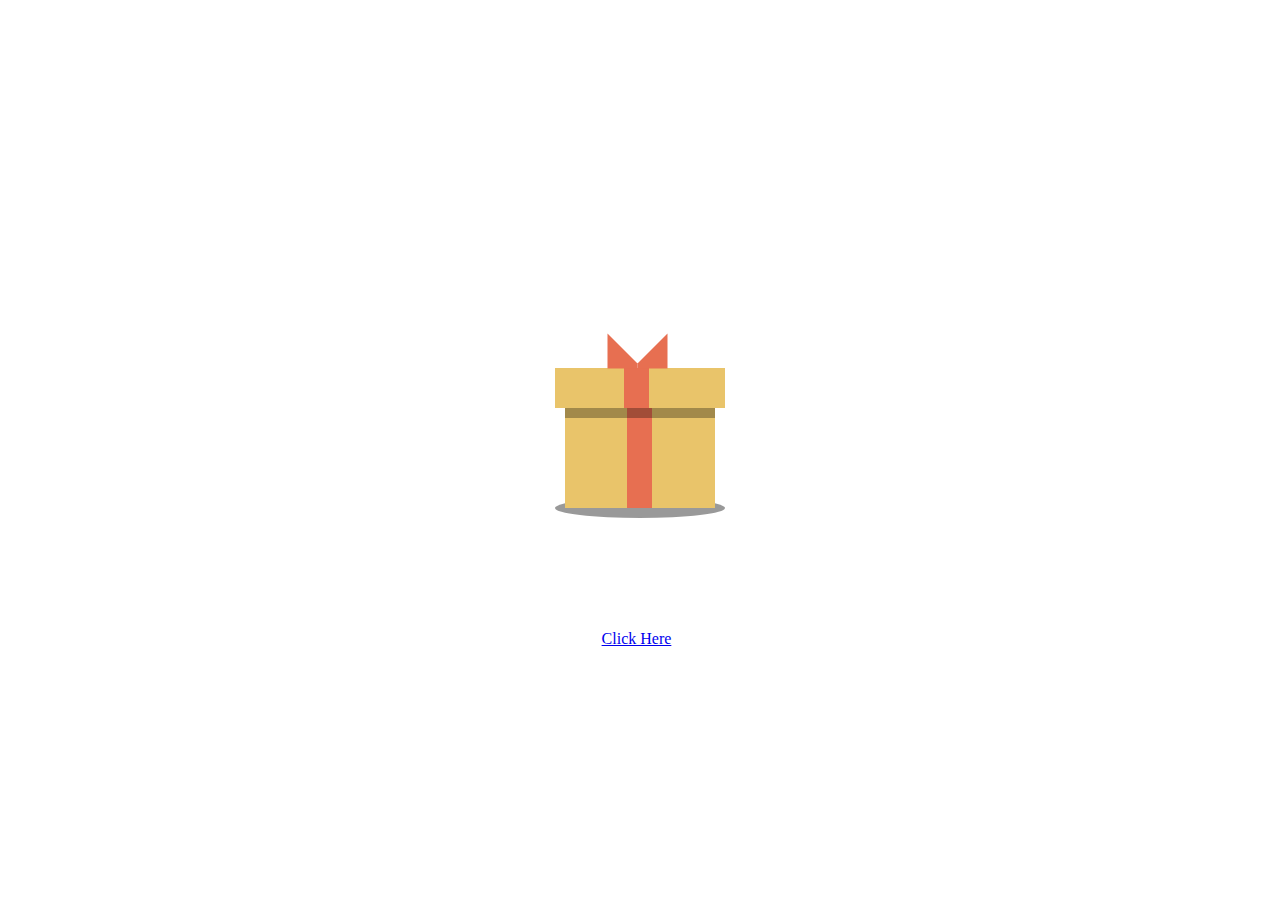
<file: index.html>
<!doctype html>
<html>
<head>
<meta charset="utf-8" name="viewport" content="width=device-width, initial-scale=1.0">
<title>Untitled Document</title>
<link href="style1.css" rel="stylesheet" type="text/css">
</head>

<body><div class="birthday-gift">
  <div class="gift">
  <input id='click' type='checkbox'>
  <label class='click' for='click'></label>
  <div class="wishes">Happy Birthday!</div>
       <div class="sparkles">
     <div class="spark1"></div>
      <div class="spark2"></div>
      <div class="spark3"></div>
      <div class="spark4"></div>
      <div class="spark5"></div>
      <div class="spark6"></div>
    </div>
    </div>
</div>
 <a class="pos" href="pg2.html" target="_blank">Click Here</a>
</body>
</html>
</file>
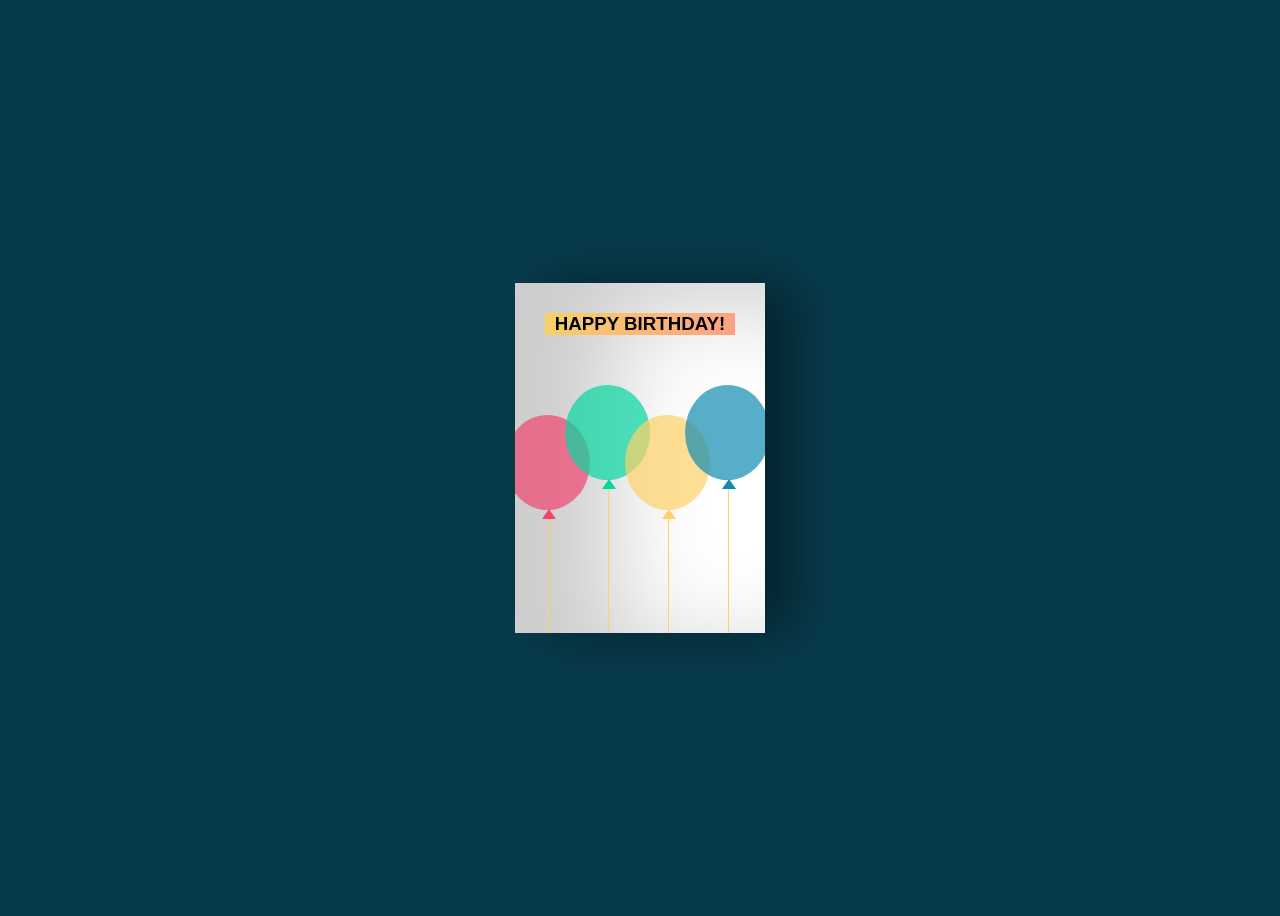
<file: pg2.html>
<!doctype html>
<html>
<head>
<meta charset="utf-8" name="viewport" content="width=device-width, initial-scale=1.0">
<title>Untitled Document</title>
<link href="style2.css" rel="stylesheet" type="text/css">
</head>

<body>
<div class="birthdayCard">
<div class="cardFront"><h3 class="happy">HAPPY BIRTHDAY!</h3>
<div class="balloons">
  <div class="balloonOne"></div>
  <div class="balloonTwo"></div>
  <div class="balloonThree"></div>
  <div class="balloonFour"></div>
</div>
</div>
  <div class="cardInside">
    <h3 class="back"><a href="pg3.html" target="_blank">HAPPY BIRTHDAY!</a></h3>
    <p>hello,</p>
    <p>Many Many Happy Returns of the day. May God bless you with Health, Wealth and Posperity in your life. And Remember You're THE GOD of your life.  </p>
    <p class="name">Mousumi</p>
  </div>
</div>
</body>
</html>
</file>
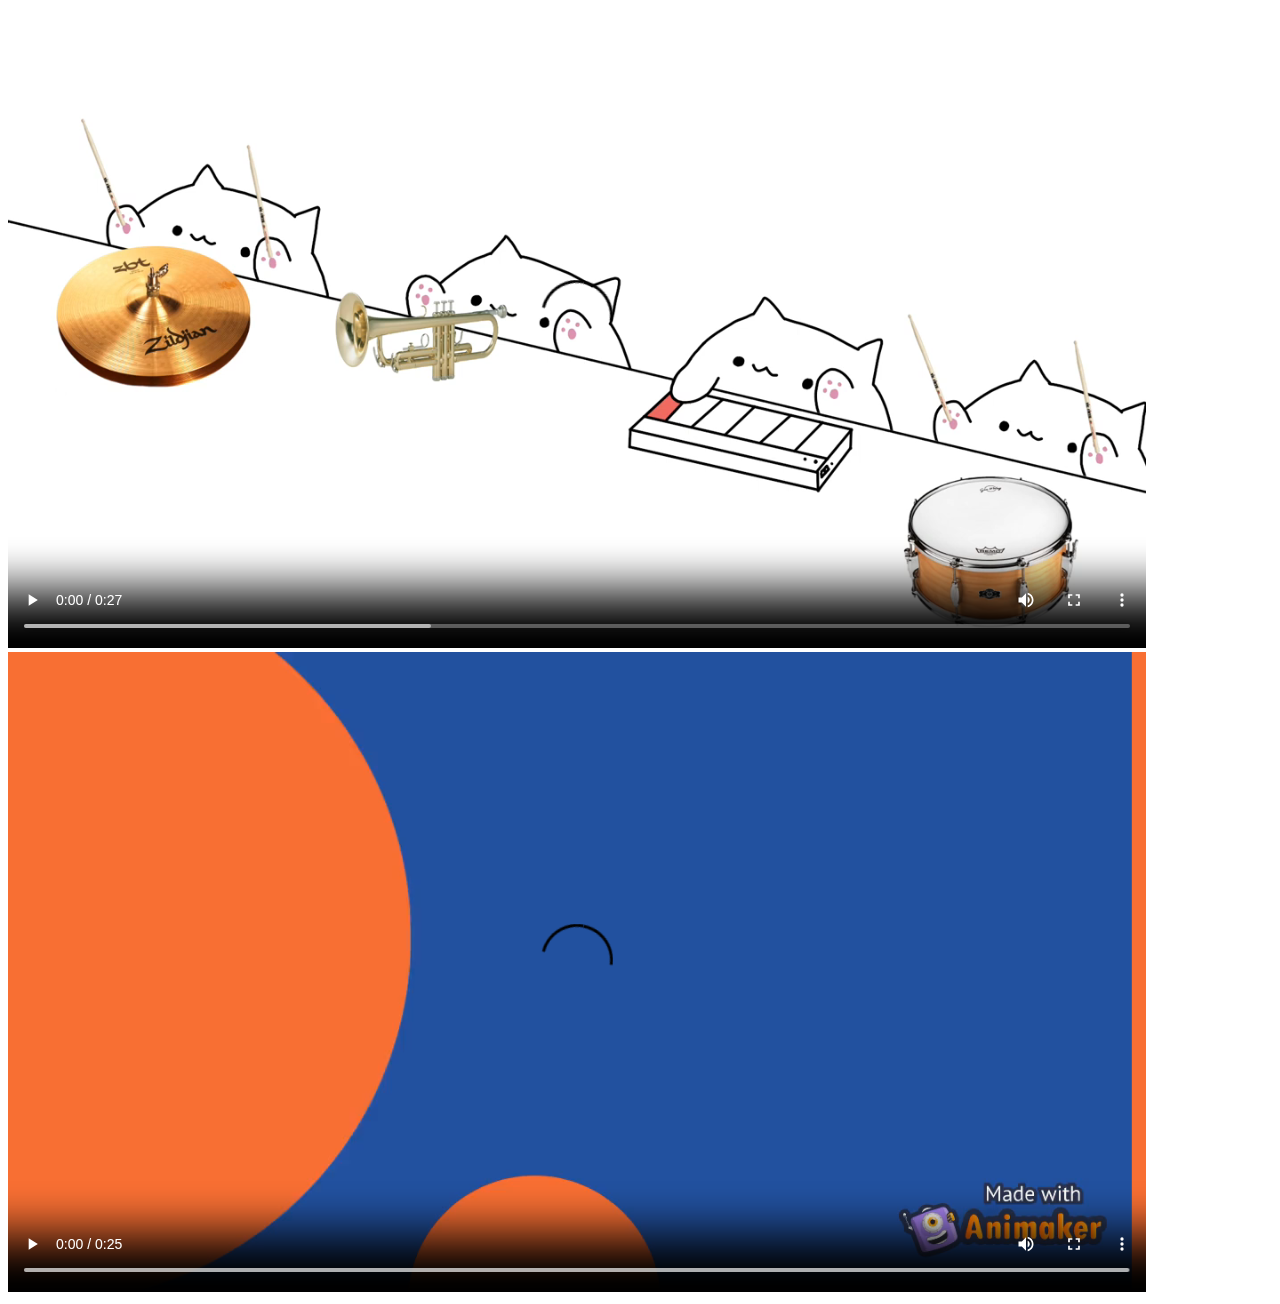
<file: pg3.html>
<!doctype html>
<html>
<head>
<meta charset="utf-8" name="viewport" content="width=device-width, initial-scale=1.0">
<title>Untitled Document</title>

</head>

<body>
<video width="90%" autoplay controls >
<source style="z-index:1" src="send this to your friend if it's their birthday 720 x 1280.mp4" type="video/mp4">
</video>
<video width="90%" autoplay controls >
<source style="z-index:1" src="72K3GPZX78EL56QJ.mp4" type="video/mp4">
</video>

</body>
</html>
</file>
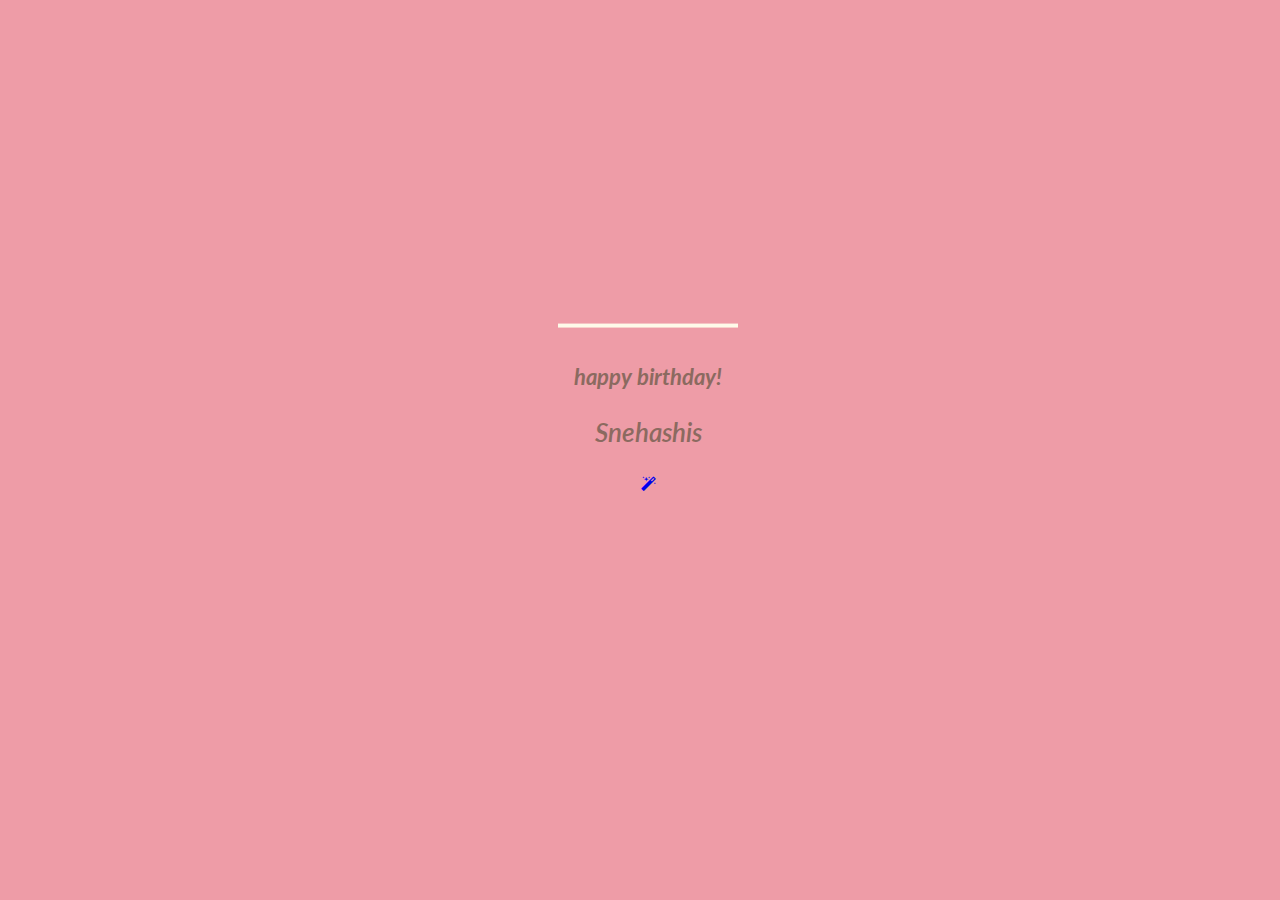
<file: pg4.html>
<!doctype html>
<html>
<head>
<meta charset="utf-8">
<title>Untitled Document</title>
<link href="style3.css" rel="stylesheet" type="text/css">
<link rel="stylesheet" href="https://cdnjs.cloudflare.com/ajax/libs/font-awesome/4.7.0/css/font-awesome.min.css">
</head>

<body><div class="velas">
    <div class="fuego"></div>
    <div class="fuego"></div>
    <div class="fuego"></div>
    <div class="fuego"></div>
    <div class="fuego"></div>
</div>
<svg id="cake" version="1.1" x="0px" y="0px" width="200px" height="500px" viewBox="0 0 200 500" enable-background="new 0 0 200 500" xml:space="preserve">
    <path fill="#a88679" d="M173.667-13.94c-49.298,0-102.782,0-147.334,0c-3.999,0-4-16.002,0-16.002
		c44.697,0,96.586,0,147.334,0C177.667-29.942,177.668-13.94,173.667-13.94z">
        <animate id="bizcocho_3" attributeName="d" calcMode="spline" keySplines="0 0 1 1; 0 0 1 1" begin="relleno_2.end" dur="0.3s" fill="freeze" values="
                          M173.667-13.94c-49.298,0-102.782,0-147.334,0c-3.999,0-4-16.002,0-16.002
		c44.697,0,96.586,0,147.334,0C177.667-29.942,177.668-13.94,173.667-13.94z
                          ;
                          M173.667,411.567c-47.995,12.408-102.955,12.561-147.334,0
		c-3.848-1.089-0.189-16.089,3.661-15.002c44.836,12.66,90.519,12.753,139.427,0.07
		C173.293,395.631,177.541,410.566,173.667,411.567z
                          ;
                          M173.667,427.569c-49.795,0-101.101,0-147.334,0c-3.999,0-4-16.002,0-16.002
		c46.385,0,97.539,0,147.334,0C177.668,411.567,177.667,427.569,173.667,427.569z
                          " />
    </path>
    <path fill="#8b6a60" d="M100-178.521c1.858,0,3.364,1.506,3.364,3.363c0,0,0,33.17,0,44.227
		c0,19.144,0,57.431,0,76.574c0,10.152,0,40.607,0,40.607c0,1.858-1.506,3.364-3.364,3.364l0,0c-1.858,0-3.364-1.506-3.364-3.364c0,0,0-30.455,0-40.607c0-19.144,0-57.432,0-76.575c0-11.057,0-44.226,0-44.226C96.636-177.015,98.142-178.521,100-178.521
		L100-178.521z">
        <animate id="relleno_2" attributeName="d" calcMode="spline" keySplines="0 0 1 1; 0 0 1 1; 0 0 0.58 1" begin="bizcocho_2.end" dur="0.5s" fill="freeze" values="
                          M100-178.521c1.858,0,3.364,1.506,3.364,3.363c0,0,0,33.17,0,44.227
		c0,19.144,0,57.431,0,76.574c0,10.152,0,40.607,0,40.607c0,1.858-1.506,3.364-3.364,3.364l0,0c-1.858,0-3.364-1.506-3.364-3.364c0,0,0-30.455,0-40.607c0-19.144,0-57.432,0-76.575c0-11.057,0-44.226,0-44.226C96.636-177.015,98.142-178.521,100-178.521
		L100-178.521z
                          ;
                          M100,267.257c1.858,0,3.364,1.506,3.364,3.363c0,0,0,33.17,0,44.227
		c0,19.143,0,57.43,0,76.574c0,10.151,0,40.606,0,40.606c0,1.858-1.506,3.364-3.364,3.364l0,0c-1.858,0-3.364-1.506-3.364-3.364
		c0,0,0-30.455,0-40.606c0-19.145,0-57.432,0-76.576c0-11.057,0-44.225,0-44.225C96.636,268.763,98.142,267.257,100,267.257
		L100,267.257z
                          ;
                          M93.928,405.433c-0.655,6.444-0.102,9.067,2.957,11.798c0,0,8.083,5.571,16.828,3.503
		c18.629-4.406,43.813,6.194,50.792,7.791c14.75,3.375,9.162,6.867,9.162,6.867c-2.412,2.258-58.328,0-73.667,0l0,0
		c-1.858,0-69.995,2.133-73.667,0c0,0-3.337-2.439,6.172-5.992c11.375-4.25,52.875,8.822,47.139-9.442
		c-6.333-20.167,5.226-21.514,5.226-21.514c3.435-0.915,12.78-6.663,10.923-0.546L93.928,405.433z
                          ;
                          M102.242,427.569c5.348,0,14.079,0,17.462,0c0,0,17.026,0,27.504,0
		c19.143,0,20.39-3.797,26.459,0c3,1.877,0,7.823,0,7.823c-2.412,2.258-58.328,0-73.667,0l0,0c-1.858,0-67.187,0-73.667,0
		c0,0-4.125-4.983,0-7.823c5.201-3.58,16.085,0,23.725,0c8.841,0,20.762,0,20.762,0c3.686,0,8.597,0,19.511,0H102.242z
                          " />
    </path>
    <path fill="#a88679" d="M173.667-15.929c-46.512,0-105.486,0-147.334,0c-3.999,0-4-16.002,0-16.002
		c43.566,0,97.96,0,147.334,0C177.667-31.931,177.666-15.929,173.667-15.929z">
        <animate id="bizcocho_2" attributeName="d" calcMode="spline" keySplines="0 0 1 1; 0 0 1 1; 0.25 0 0.58 1" begin="relleno_1.end" dur="0.5s" fill="freeze" values="
                          M173.667-15.929c-46.512,0-105.486,0-147.334,0c-3.999,0-4-16.002,0-16.002
		c43.566,0,97.96,0,147.334,0C177.667-31.931,177.666-15.929,173.667-15.929z
                          ;
                          M173.434,445.393c-47.269,8.001-105.245,8.001-147.334,0c-3.929-0.747-0.692-16.543,3.243-15.824
		c43.828,8.001,92.165,8.001,140.739,0C174.029,428.918,177.377,444.726,173.434,445.393z
                          ;
                          M173.667,449.514c-47.576-5.454-102.799-5.744-147.333,0c-3.966,0.512-3.938-15.297,0-16.002
		c43.683-7.823,97.646-8.026,147.333,0C177.616,434.15,177.642,449.969,173.667,449.514z
                          ;
                          M173.667,451.394c-49.298,0-102.782,0-147.334,0c-3.999,0-4-16.002,0-16.002
		c44.697,0,96.586,0,147.334,0C177.667,435.392,177.668,451.394,173.667,451.394z
                          " />
    </path>
    <path fill="#8b6a60" d="M101.368-73.685c0,12.164,0,15.18,0,28.519c0,22.702,0-13.661,0,8.304c0,14.48,0,18.233,0,30.512
		c0,1.753-2.958,1.847-2.958,0c0-12.68,0-16.277,0-30.401c0-21.983,0,11.66,0-8.305c0-13.027,0-15.992,0-28.628
		C98.411-75.883,101.368-75.592,101.368-73.685z">
        <animate id="relleno_1" attributeName="d" calcMode="spline" keySplines="0 0 1 1; 0 0 1 1; 0 0 0.6 1" begin="bizcocho_1.end" dur="0.5s" fill="freeze" values="
                          M101.368-73.685c0,12.164,0,15.18,0,28.519c0,22.702,0-13.661,0,8.304c0,14.48,0,18.233,0,30.512
		c0,1.753-2.958,1.847-2.958,0c0-12.68,0-16.277,0-30.401c0-21.983,0,11.66,0-8.305c0-13.027,0-15.992,0-28.628
		C98.411-75.883,101.368-75.592,101.368-73.685z
                          ;
                          M101.368,350.885c0,12.164,0,65.18,0,78.518c0,22.703,0-33.66,0-11.695c0,14.48,0,28.232,0,40.512
		c0,1.753-2.958,1.847-2.958,0c0-12.68,0-26.277,0-40.402c0-21.982,0,31.66,0,11.695c0-13.027,0-65.992,0-78.627
		C98.411,348.686,101.368,348.977,101.368,350.885z
                          ;
                          M128.38,447.567c37.626,6.312,39.303,13.658,26.833,12.833c-22.653-1.499-13.636-0.831-23.302-0.831
		c-14.48,0-17.884,0-30.163,0c-2.087,0-2.068,0-3.915,0c-13.333,0-8.963,0-23.088,0c-11.668,0-14.062,5.995-27.532,1.164
		c-12.629-4.529,38.667-3.167,46.833-17.333C100.077,432.94,105.546,443.736,128.38,447.567z
                          ;
                          M173.667,451.394c2.875,0,2.997,9.257,0,9.131c-22.662-0.956-32.09-0.956-41.756-0.956
		c-14.48,0-17.884,0-30.163,0c-2.087,0-2.068,0-3.915,0c-13.333,0-8.963,0-23.088,0c-11.668,0-34.99-0.294-48.412,1.831
		c-4.109,0.65-3.01-10.006,0-10.006C37.129,451.394,149.379,451.394,173.667,451.394z
                          " />
    </path>
    <path fill="#a88679" d="M173.667,21.571c-33.174,0-111.467,0-147.334,0c-4,0-4-16.002,0-16.002c39.836,0,105.982,0,147.334,0
		C177.668,5.569,177.667,21.571,173.667,21.571z">
        <animate id="bizcocho_1" attributeName="d" calcMode="spline" keySplines="0 0 1 1; 0 0 1 1; 0 0 1 1; 0.25 0 1 1; 0 0 1 1; 0.25 0 0.6 1" begin="2s" dur="0.8s" fill="freeze" values="
                          M173.667,21.571c-33.174,0-111.467,0-147.334,0c-4,0-4-16.002,0-16.002c39.836,0,105.982,0,147.334,0
		C177.668,5.569,177.667,21.571,173.667,21.571z
                          ;
                          M173.667,459.569c-33.197,16.002-110.782,16.002-147.334,0c-3.664-1.604,1.614-15.617,5.337-14.153
		c40.702,16.002,94.289,16.104,136.505,0.103C171.917,444.1,177.271,457.832,173.667,459.569z
                          ;
                          M171.817,475.571c-39.361-3.001-105.438-2.571-143.556,0c-3.991,0.27-7.377-14.736-3.387-15.014
		c41.553-2.888,104.421-3.121,150.51-0.233C179.378,460.574,175.806,475.875,171.817,475.571z
                          ;
                          M171.817,459.564c-38.8-12.188-104.504-13.762-143.556,0c-3.772,1.329-7.961-12.604-4.178-13.905
		c40.864-14.064,105.114-15.52,151.918-0.973C179.822,445.874,175.634,460.762,171.817,459.564z
                          ;
                          M173.667,475.571c-46.376-5.005-105.924-4.003-147.334,0c-3.981,0.385-3.479-15.421,0.479-16.002
		c43.087-6.327,97.705-7.083,146.855,0.438C177.621,460.613,177.644,476,173.667,475.571z
                          ;
                          M173.667,474.117c-46.376,1.866-105.638,2.01-147.334,0c-3.995-0.192-3.52-16.144,0.479-16.002
		c43.794,1.55,96.341,1.541,145.723,0C176.532,457.99,177.663,473.956,173.667,474.117z
                          ;
                          M173.667,475.571c-46.512,0-105.486,0-147.334,0c-3.999,0-4-16.002,0-16.002c43.566,0,97.96,0,147.334,0
		C177.667,459.569,177.666,475.571,173.667,475.571z
                          " />
    </path>
    <path fill="#fefae9" d="M104.812,113.216c0,3.119-2.164,5.67-4.812,5.67c-2.646,0-4.812-2.551-4.812-5.67c0-5.594,0-16.782,0-22.375
	c0-5.143,0-15.427,0-20.568c0-7.333,0-21.998,0-29.33c0-5.523,0-16.569,0-22.092c0-3.295,0-9.885,0-13.181
	C95.188,2.551,97.353,0,100,0c2.648,0,4.812,2.551,4.812,5.669c0,3.248,0,9.743,0,12.991c0,5.428,0,16.284,0,21.711
	c0,7.618,0,22.854,0,30.472c0,4.952,0,14.854,0,19.807C104.812,96.292,104.812,107.576,104.812,113.216z">
        <animate id="crema" attributeName="d" calcMode="spline" keySplines="0 0 1 1; 0 0 1 1; 0 0 1 1; 0.25 0 1 1; 0 0 1 1; 0 0 0.58 1" begin="bizcocho_3.end" dur="2s" fill="freeze" values="
                          M104.812,113.216c0,3.119-2.164,5.67-4.812,5.67c-2.646,0-4.812-2.551-4.812-5.67c0-5.594,0-16.782,0-22.375
	c0-5.143,0-15.427,0-20.568c0-7.333,0-21.998,0-29.33c0-5.523,0-16.569,0-22.092c0-3.295,0-9.885,0-13.181
	C95.188,2.551,97.353,0,100,0c2.648,0,4.812,2.551,4.812,5.669c0,3.248,0,9.743,0,12.991c0,5.428,0,16.284,0,21.711
	c0,7.618,0,22.854,0,30.472c0,4.952,0,14.854,0,19.807C104.812,96.292,104.812,107.576,104.812,113.216z
                          ;
                          M104.812,405.897c0,3.119-2.164,5.67-4.812,5.67c-2.646,0-4.812-2.551-4.812-5.67c0-5.594,0-16.782,0-22.376
	c0-5.143,0-15.426,0-20.568c0-7.332,0-21.997,0-29.33c0-5.522,0-16.568,0-22.092c0-3.295,0-9.885,0-13.181
	c0-3.118,2.165-5.669,4.812-5.669c2.648,0,4.812,2.551,4.812,5.669c0,3.247,0,9.743,0,12.991c0,5.428,0,16.283,0,21.711
	c0,7.618,0,22.854,0,30.473c0,4.951,0,14.854,0,19.807C104.812,388.972,104.812,400.256,104.812,405.897z
                          ;
                          M111.873,411.567c-3.119,0-9.226,0-11.874,0c-2.646,0-7.748,0-10.867,0c-7.086,0-12.698,0-18.292,0
	c-6.592,0-12.871,7.371-19.166,3.008c-10.043-6.961-7.776-10.169,2.991-17.745c12.61-8.873,27.713,1.994,25.919-7.531
	c-2.589-13.742,11.008-14.513,11.365-17.789c0.441-4.051,4.235-11.107,8.051-8.175c3.113,2.393,1.007,8.008,0,13.159
	c-1.871,9.569,8.058,2.113,9.494,14.155c2.592,21.732,21.184-0.675,29.309,7.976c5.216,5.553,18.413,5.552,15.426,12.942
	c-3.131,7.745-15.825-4.369-23.8,2.903C126.261,418.271,118.301,411.567,111.873,411.567z
                          ;
                          M111.873,411.567c-3.119,0-9.226,0-11.874,0c-2.646,0-9.734,4.069-12.853,4.069
	c-7.086,0-10.712-4.069-16.306-4.069c-6.592,0-12.12,6.013-19.166,3.008c-7.053-3.008-7.458,2.026-18.659,1.165
	c-6.832-0.525-7.522-3.034-7.533-6.265c-0.037-10.336,22.073-2.452,36.613-2.628c10.234-0.124,19.856-1.439,37.905-2.102
	c16.642-0.61,32.699,1.552,46.009,1.927c12.438,0.351,29.663-8.99,31.532,3.315c0.773,5.093-5.605,3.342-11.211,9.579
	c-5.093,5.667-7.59-4.605-12.965-3.832c-8.269,1.189-14.962-8.537-22.937-1.265C126.261,418.271,118.301,411.567,111.873,411.567z
                          ;
                          M110.946,413.652c-2.904-1.137-8.405-2.748-12.446-0.97c-6.099,2.685-7.273,10.358-13.253,8.242
	c-7.843-2.775-8.953-5.008-14.546-5.01c-24.653-0.011-4.849,26.507-18.264,26.507c-12.377,0,5.791-33.537-19.422-26.682
	c-7.703,2.095-9.806-0.942-9.817-4.173c-0.037-10.336,24.357-4.544,38.897-4.72c10.234-0.124,19.856-1.439,37.905-2.102
	c16.642-0.61,32.699,1.552,46.009,1.927c12.438,0.351,28.973-8.865,31.532,3.315c1.449,6.896,0.318,15.624-3.874,15.624
	c-7.619,0-1.788-15.192-19.243-7.111c-7.581,3.51-15.963-9.738-26.669,1.066C120.644,426.744,118.381,416.561,110.946,413.652z
                          ;
                          M111.547,413.9c-2.969-0.956-8.775-0.949-13.167-0.5c-14.667,1.5-8.325,16.508-14.667,16.666
	c-6.667,0.166-0.167-13.5-13.013-14.151c-30.471-1.545-5.572,46.651-18.987,46.651c-12.377,0,10.333-50.166-18.667-44.5
	c-7.835,1.531-9.537-1.417-9.548-4.647c-0.037-10.336,23.675-5.177,38.215-5.353c10.234-0.124,20.618-1.671,38.667-2.333
	c16.642-0.61,32.023,1.458,45.333,1.833c12.438,0.351,33.819-8.431,33.199,4.001c-0.532,10.666,0.414,26.166-5.245,25.833
	c-7.606-0.447-2.954-31.5-19.243-18.899c-7.985,6.177-17.658-5.969-27.377,5.732C118.88,434.066,121.38,417.067,111.547,413.9z
                          ;
                          M111.547,415.233c-6.667-0.834-9.667,4.667-13.833,3.333c-19.649-6.291-8.158,22.176-14.5,22.334
	c-6.667,0.166,2.833-18-13.333-22.167c-29.544-7.615-9.667,43.833-20.167,43.833c-10.333,0,8.004-55.006-16.833-39
	c-7.5,4.833-9.508-3.78-9.299-7.004c0.799-12.329,23.592-7.153,38.132-7.329c10.234-0.124,20.238-1.505,38.287-2.167
	c16.642-0.61,32.903,1.125,46.213,1.5c12.438,0.351,35.058-5.579,31.863,6.451c-5.532,20.833,1.25,28.216-4.409,27.883
	c-7.606-0.447-6.058-37.895-20.62-23.333c-10.167,10.166-15.972-0.747-25,12C119.547,443.568,121.798,416.515,111.547,415.233z
                          " />
    </path>
    <rect x="10" y="475.571" fill="#fefae9" width="180" height="4" />
</svg>
<div class="text">
  <h1>happy birthday!</h1>
  <p class="wgt">Snehashis</p>
  <a href="pg3.html" target="_blank"><div class="fa fa-magic"></div></a>
  
  
</div>
</body>
</html>
</file>
<file: style1.css>
@charset "utf-8";
/* CSS Document */

body {
  display: flex;
  justify-content: center;
  align-items: center;
  height: 100vh;
}

.birthday-gift {
  position: relative;
}

.birthday-gift:before {
  content:"";
  position: absolute;
  width: 170px;
  height:20px;
  border-radius:50%;
  background-color: rgba(0,0,0,0.4);
  top:90px;
  left:-10px;
}

input#click {
  display: none;
}

.gift {
  position: relative;
  width: 150px;
  height: 100px;
  background-color: #e9c46a;
}

.gift:before {
  content:"";
  position: absolute;
  width: 25px;
  height: 100px;
  background-color: #e76f51;
  left:62px;
}

.gift:after {
  content:"";
  position: absolute;
  box-shadow: inset 0 10px rgba(0,0,0,0.3);
  width: 150px;
  height: 100px;
}

.click {
  position: absolute;
  background-color: #e9c46a;
  width: 170px;
  height: 40px;
  top:-40px;
  left:-10px;
  transform-origin: bottom left;
  transition: .3s;
  cursor: pointer;
}

.click:before {
  content:"";
  position: absolute;
  width: 25px;
  height: 40px;
  background-color: #e76f51;
  left:69px;
}

.click:after {
  content:"";
  position: absolute;
  width: 5px;
  height: 0;
  border-bottom: 30px solid #e76f51;
  border-top: 30px solid #e76f51;
  border-left: 0px solid transparent;
  border-right: 30px solid transparent;
  transform: rotate(-90deg);
  left:65px;
  top:-47px;
}

#click:checked + .click {
  transform: rotate(-110deg) scaleX(0.85);
}

.wishes {
  position: absolute;
  transition: .5s;
  color: #333;
  font-size: 37px;
  text-align: center;
  z-index:-1;
  left:5px;
}

#click:checked ~ .wishes {
  transform: translateY(-100px);
}

#click:checked ~ .sparkles {
  display: block;
}



.sparkles {
  position: absolute;
  display: none;
  top:-15px;
  z-index:-2;
  left:40px;
}

.spark1, .spark2, .spark3, .spark4, .spark5, .spark6 {
  position: absolute;
  background-color: #fee440;
  border-radius:50%;
  top:-9px;
  z-index:-1;
}

.spark1 {
  width: 8px;
  height:8px;
  left:30px;
  top:-9px;
  animation: fire 0.9s ease-in-out infinite, color 0.4s linear infinite;
}

.spark1:before {
  content:"";
  position: absolute;
  width:5px;
  height:5px;
  top:8px;
  left:11px;
  background-color: #fee440;
  border-radius:50%;
}

.spark2 {
  width: 9px;
  height:9px;
  left:33px;
  top:-5px;
  animation: fire2 0.28s ease-in-out infinite, color 0.4s linear infinite;
}

.spark2:before {
  content:"";
  position: absolute;
  width:5px;
  height:5px;
  top:12px;
  left:3px;
  background-color: #fee440;
  border-radius:50%;
}

.spark3 {
  width: 8.5px;
  height:8.5px;
  left:33px;
  top:-5px;
  animation: fire3 0.36s ease-in-out infinite, color2 0.4s linear infinite;
}

.spark3:before {
  content:"";
  position: absolute;
  width:5px;
  height:5px;
  top:12px;
  left:-1px;
  background-color: #fee440;
  border-radius:50%;
}

.spark4 {
  width: 7px;
  height:7px;
  left:27px;
  top:-5px;
  animation: fire2 0.24s ease-in-out infinite, color2 0.2s linear infinite;
}

.spark5 {
  width: 7px;
  height:7px;
  left:29px;
  top:-5px;
  animation: fire3 0.45s ease-in-out infinite, color 0.2s linear infinite;
}

.spark6 {
  width: 6px;
  height:6px;
  left:29px;
  top:-5px;
  animation: fire 0.35s ease-in-out infinite, color2 0.2s linear infinite;
}
  
@keyframes fire3 {
  100% { transform:translateX(20px) translateY(-93px); 
         opacity: 0.3; }
}

@keyframes fire2 {
  100% { transform:translateX(-5px) translateY(-90px); 
         opacity: 0.3; }
}

@keyframes fire {
  100% { transform:translateX(-25px) translateY(-95px); 
         opacity: 0.3; }
}

@keyframes color {
  from {background-color: #d00000;}
  to {background-color: #0081a7;}
}

@keyframes color2 {
  from {background-color: #8cff00;}
  to {background-color: #1d2d44;}
}
.pos{
	position:absolute;
	top:70%;
	left:47%}
</file>
<file: style2.css>
@charset "utf-8";
/* CSS Document */
body {
  display: flex;
  align-items: center;
  justify-content: center;
  height:100vh;
  background-color: #073b4c;
}

.birthdayCard {
  position: relative;
  width: 250px;
  height:350px;
  cursor: pointer;
  transform-style: preserve-3d;
  transform: perspective(2500px);
  transition: 1s;
}

.birthdayCard:hover {
  transform: perspective(2500px) rotate(5deg);
  box-shadow: inset 100px 20px 100px rgba(0,0,0,.2), 0 10px 100px rgba(0,0,0,0.5);
}

.birthdayCard:hover .cardFront {
  transform: rotateY(-160deg); 
}

.birthdayCard:hover .happy {
  visibility:hidden; 
}

.cardFront {
  position: relative;
  background-color: #fff;
  width: 250px;
  height:350px;
  overflow: hidden;
  transform-origin: left;
  box-shadow: inset 100px 20px 100px rgba(0,0,0,.2), 30px 0 50px rgba(0,0,0,0.4);
  transition: .6s;
}

.happy {
  font-family: Tahoma, sans-serif;
  text-align: center;
  margin:30px; 
  background-image: linear-gradient(120deg, #f6d365 0%, #fda085 100%);
  transition: .1s;
}

.balloons {
  position: absolute;
}

.balloonOne, .balloonTwo, .balloonThree, .balloonFour {
  position: absolute;
  width: 85px;
  height:95px;
  border-radius:50%;
}

.balloonOne {
  background-color: rgb(239, 71, 111, 0.7);
  left:-10px;
  top:50px;
}

.balloonTwo {
  background-color: rgb(6, 214, 160, 0.7);
  left:50px;
  top:20px;
}

.balloonThree {
  background-color: rgb(255, 209, 102, 0.7);
  left:110px;
  top:50px;
}

.balloonFour {
  background-color: rgb(17, 138, 178, 0.7);
  left:170px;
  top:20px;
}

.balloonOne:before, .balloonTwo:before, .balloonThree:before, .balloonFour:before {
  content:"";
  position: absolute;
  width:1px;
  height: 155px;
  background-color: #ffd166;
  top:95px;
  left:43px;
}

.balloonOne:after, .balloonTwo:after, .balloonThree:after, .balloonFour:after {
  content:"";
  position: absolute;
  border-right: 7px solid transparent;
  border-left: 7px solid transparent;
  top:94px;
  left:37px;
}

.balloonOne:after {
  border-bottom: 10px solid #ef476f;
}

.balloonTwo:after {
  border-bottom: 10px solid #06d6a0;
}

.balloonThree:after {
  border-bottom: 10px solid #ffd166;
}

.balloonFour:after {
  border-bottom: 10px solid #118ab2;
}

.cardInside {
  position: absolute;
  background-color: #fff;
  width: 250px;
  height:350px;
  z-index:-1;
  left:0;
  top:0;
  box-shadow: inset 100px 20px 100px rgba(0,0,0,0.2);
}

p {
  font-family: 'MS Serif", "New York", serif';
  font-size:12px;
  margin: 40px;
  color: #333;
}

.name {
  position: absolute;
  left:150px;
  top:200px;
  color: #333;
}

.back {
  font-family: Tahoma, sans-serif;
  color: #333;
  text-align: center;
  margin:30px; 
  outline-color:#333;
  outline-style: dotted;
}
</file>
<file: style3.css>
@charset "utf-8";
/* CSS Document */
@import url(https://fonts.googleapis.com/css?family=Lato:300italic);

html,
body {
  width: 100%;
  height: 100%;
}

body {
  background: #ee9ca7;
}

#cake {
  display: block;
  position: relative;
  margin: -10em auto 0 auto;
}
.wgt{font-size:26px;
font-weight:600}

/* ============================================== Candle
*/

.velas {
  background: #ffffff;
  border-radius: 10px;
  position: absolute;
  top: 228px;
  left: 50%;
  margin-left: -2.4px;
  margin-top: -8.33333333px;
  width: 5px;
  height: 35px;
  transform: translateY(-300px);
  backface-visibility: hidden;
  animation: in 500ms 6s ease-out forwards;
}
.velas:after,
.velas:before {
  background: rgba(255, 0, 0, 0.4);
  content: "";
  position: absolute;
  width: 100%;
  height: 2.22222222px;
}
.velas:after {
  top: 25%;
  left: 0;
}
.velas:before {
  top: 45%;
  left: 0;
}

/* ============================================== Fire
*/

.fuego {
  border-radius: 100%;
  position: absolute;
  top: -20px;
  left: 50%;
  margin-left: -2.6px;
  width: 6.66666667px;
  height: 18px;
}
.fuego:nth-child(1) {
  animation: fuego 2s 6.5s infinite;
}
.fuego:nth-child(2) {
  animation: fuego 1.5s 6.5s infinite;
}
.fuego:nth-child(3) {
  animation: fuego 1s 6.5s infinite;
}
.fuego:nth-child(4) {
  animation: fuego 0.5s 6.5s infinite;
}
.fuego:nth-child(5) {
  animation: fuego 0.2s 6.5s infinite;
}

/* ============================================== Animation Fire
*/

@keyframes fuego {
  0%, 100% {
    background: rgba(254, 248, 97, 0.5);
    box-shadow: 0 0 40px 10px rgba(248, 233, 209, 0.2);
    transform: translateY(0) scale(1);
  }
  50% {
    background: rgba(255, 50, 0, 0.1);
    box-shadow: 0 0 40px 20px rgba(248, 233, 209, 0.2);
    transform: translateY(-20px) scale(0);
  }
}

@keyframes in {
  to {
    transform: translateY(0);
  }
}

.text {
  color: #8b6a60;
  font-family: 'Lato', sans-serif;
  font-weight: 300;
  font-style:italic;
  text-align: center;
  h1 {
    font-size: 1.4em;
  }
}
</file>
